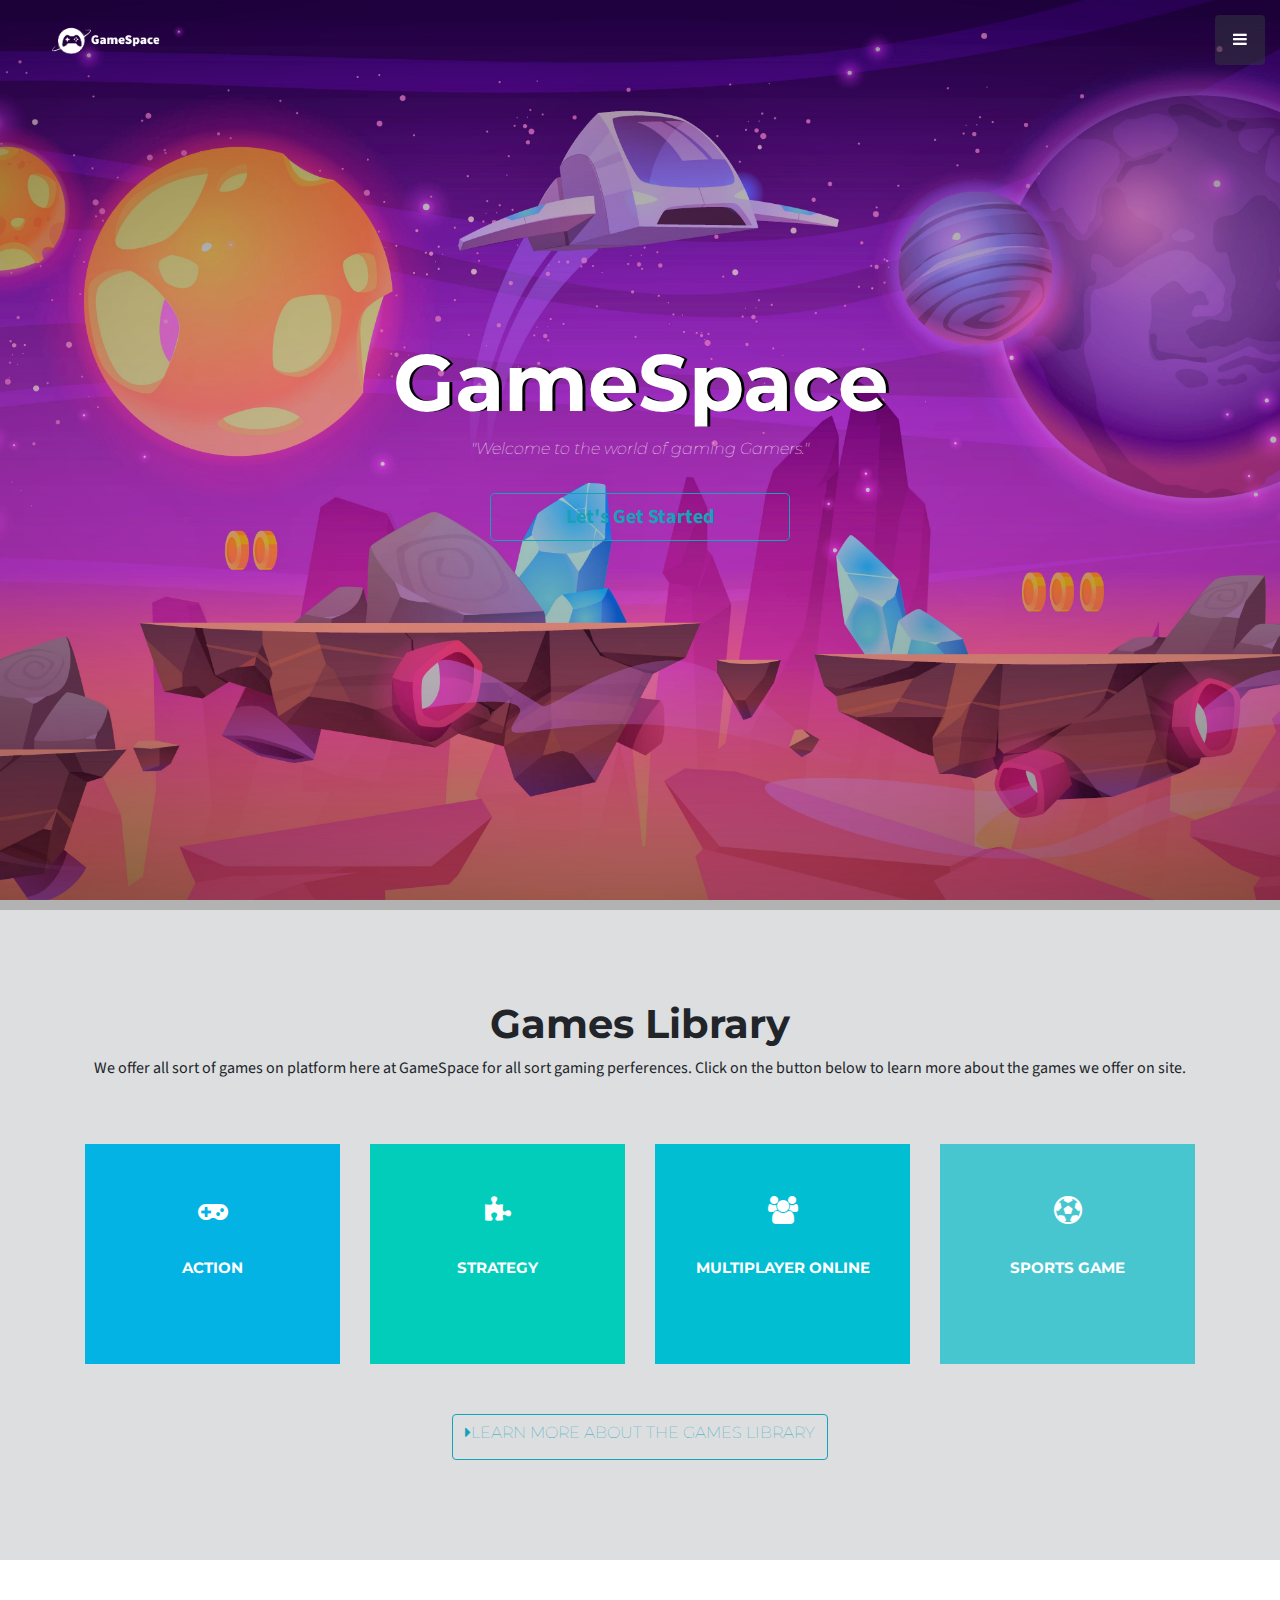
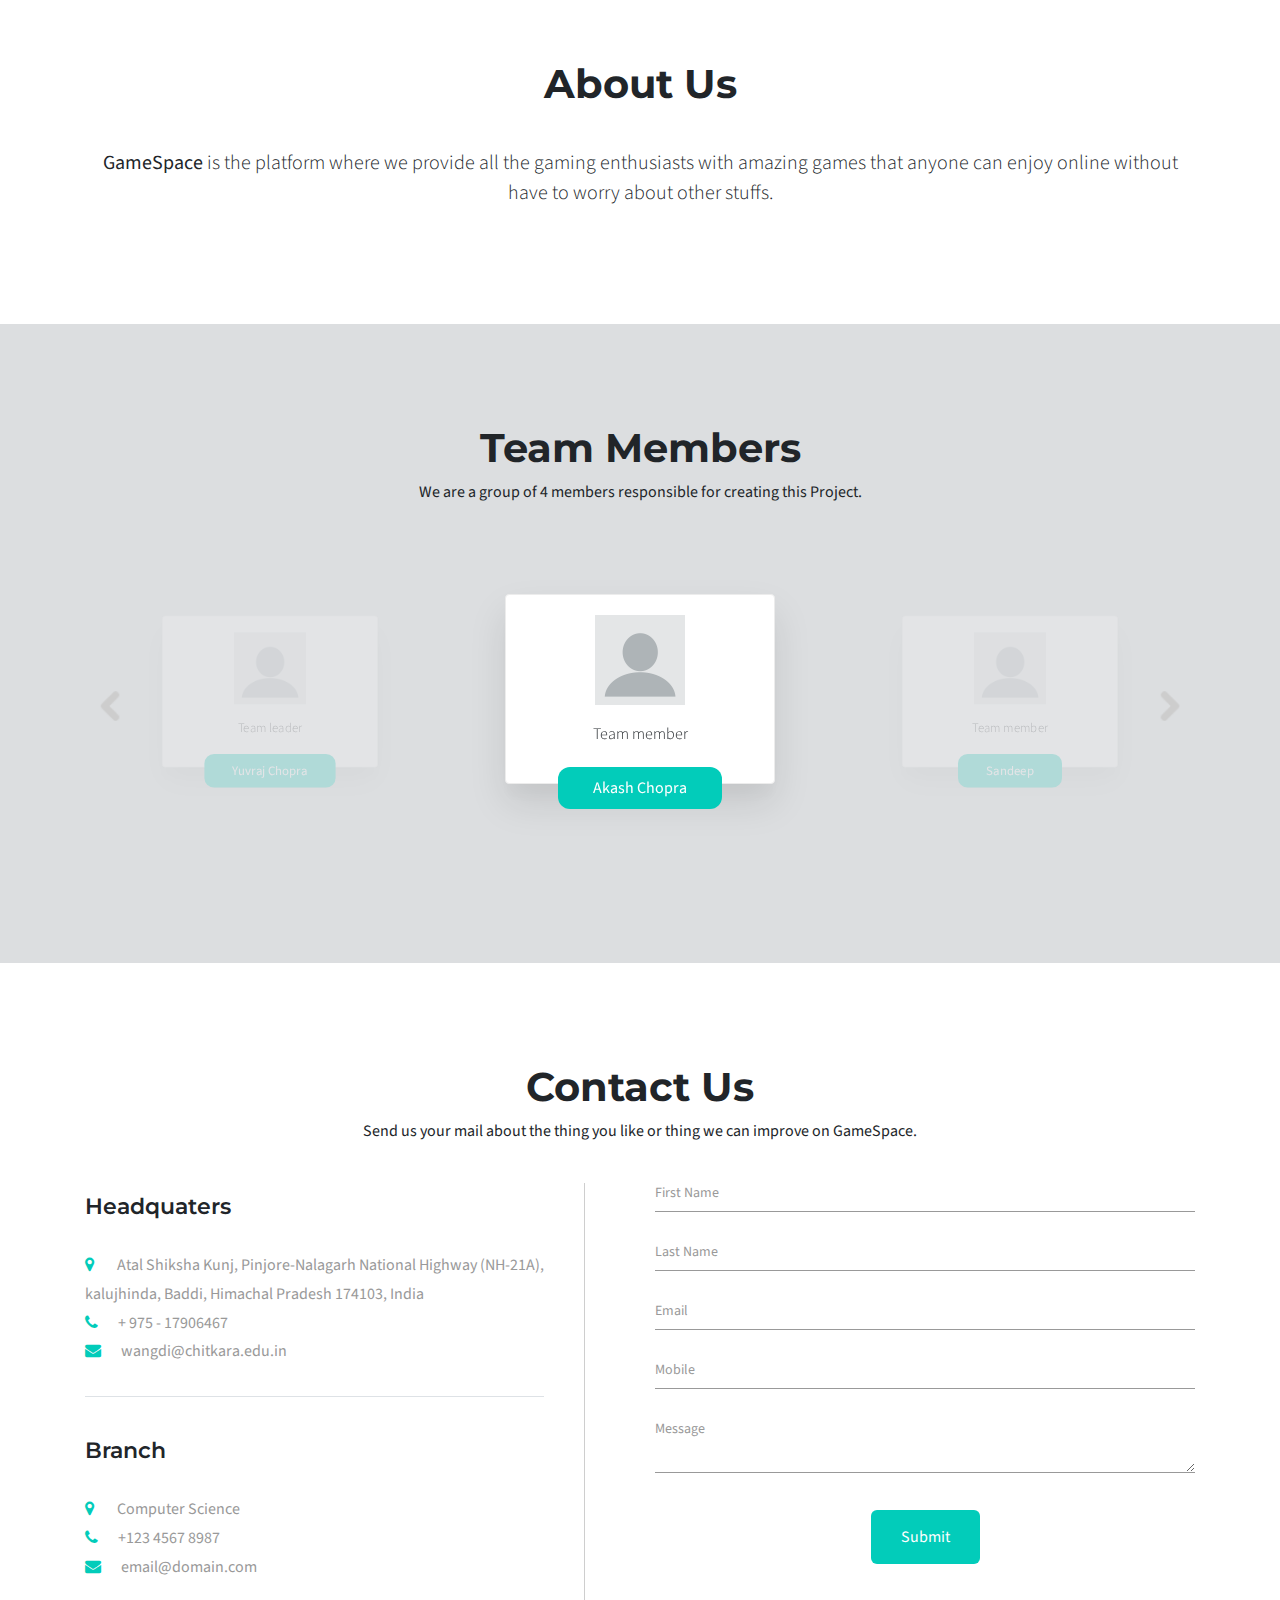
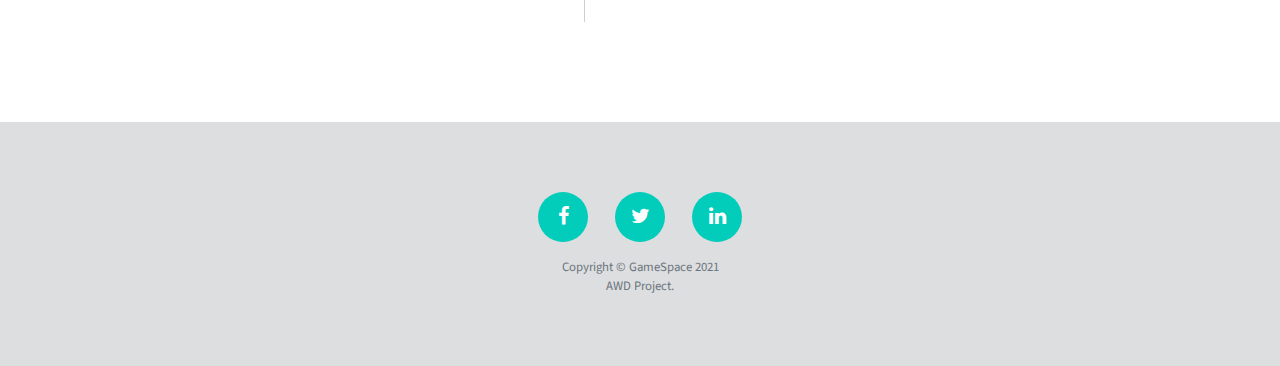
<file: index.html>
<!DOCTYPE html>
<html lang="en">
  <head>
    <meta charset="UTF-8">
    <meta name="viewport" content="width=device-width, initial-scale=1, shrink-to-fit=no">
    <meta name="description" content="Gaming Website">
    <meta name="author" content="">
    <link rel="icon" type="image/png" href="images/favicon-32x32.png" sizes="32x32" />
    <link rel="icon" type="image/png" href="images/favicon-16x16.png" sizes="16x16" />
    <title>GameSpace</title>
    <!--stylesheet-->
    <link href="https://fonts.googleapis.com/css?family=Montserrat:500,700&display=swap&subset=latin-ext" rel="stylesheet">
    <link href="https://fonts.googleapis.com/css?family=Open+Sans:400,400i,600&display=swap&subset=latin-ext" rel="stylesheet">
    <link href="https://fonts.googleapis.com/css?family=Source+Sans+Pro:400,700,900" rel="stylesheet">
    <link href="https://maxcdn.bootstrapcdn.com/font-awesome/4.7.0/css/font-awesome.min.css" rel="stylesheet" type="text/css">
    <link href="styles/styles.css" rel="stylesheet" type="text/css">
    <link href="styles/custom-responsive-styles.css" rel="stylesheet" type="text/css">
    <!--scripts-->
    <script type="text/javascript" src="scripts/jquery-3.2.1.min.js"></script>
    <script type="text/javascript" src="scripts/all-plugins.js"></script>
    <script type="text/javascript" src="scripts/plugins-activate.js"></script>
  </head>
  <body id="page-top">
      <!-- Navigation Bar -->
      <div class="logo">
        <a class="navbar-brand logo-image" href="index.html"><img src="images/logo.png" alt="alternative" ></a>
      </div>
      <a class="menu-toggle rounded" href="#">
        <i class="fa fa-bars"></i>
      </a>
      <nav id="sidebar-wrapper">
        <ul class="sidebar-nav">
          <li class="sidebar-brand">
            <a class="smooth-scroll" href="#Header"></a>
          </li>
          <li class="sidebar-nav-item">
            <a class="smooth-scroll" href="#page-top">Home</a>
          </li>
          <li class="sidebar-nav-item">
            <a class="smooth-scroll" href="#Services">Games Library</a>
          </li>
          <li class="sidebar-nav-item">
            <a class="smooth-scroll" href="#About">About Us</a>
          </li>
          <li class="sidebar-nav-item">
            <a class="smooth-scroll" href="#Testimonials">Team Member</a>
          </li>
          <li class="sidebar-nav-item">
            <a class="smooth-scroll" href="#Contact">Contact Us</a>
          </li>
        </ul>
      </nav>
      <!-- Header Starts -->
      <section id="Banner" class="content-section">
        <div class="container content-wrap text-center">
          <h1>GameSpace</h1>
          <h5>
          <em>"Welcome to the world of gaming Gamers."</em>
          </h5>
          <br>
          <a class="btn btn-lg btn-outline-info" href="letsgetstarted.html"> <b>Let's Get Started</b> </a>
        </div>
        <div class="overlay"></div>
      </section>
      <!-- Header Ends -->
      <!-- GAME LIBRARY SECTION --> <!-- WE USED BOOTSTRAP SERVICES FOR THE LOOK -->
      <section id="Services" class="content-section text-center">
        <div class="container">
          <div class="block-heading">
            <h2>Games Library</h2>
            <p>We offer all sort of games on platform here at GameSpace for all sort gaming perferences. Click on the button below to learn more about the games we offer on site. <br><br></p>
          </div>
          <div class="row">
            <div class="col-md-3 col-sm-6">
              <div class="service-box">
                <div class="service-icon yellow">
                  <div class="front-content">
                    <i class="fa fa-gamepad"></i>
                    <h3>Action</h3>
                  </div>
                </div>
                <div class="service-content">
                  <h3>Action</h3>
                  <p>Action games emphasize physical challenges that require hand-eye coordination and motor skill to overcome. </p>
                </div>
              </div>
            </div>
            <div class="col-md-3 col-sm-6">
              <div class="service-box">
                <div class="service-icon orange">
                  <div class="front-content">
                    <i class="fa fa-puzzle-piece"></i>
                    <h3>Strategy</h3>
                  </div>
                </div>
                <div class="service-content">
                  <h3>Strategy</h3>
                  <p>Strategy video games focus on gameplay requiring careful and skillful thinking and planning in order to achieve victory and the action scales from world domination to squad-based tactics.</p>
                </div>
              </div>
            </div>
            <div class="col-md-3 col-sm-6">
              <div class="service-box ">
                <div class="service-icon red">
                  <div class="front-content">
                    <i class="fa fa-users" aria-hidden="true"></i>
                    <h3>Multiplayer online</h3>
                  </div>
                </div>
                <div class="service-content">
                  <h3>Multiplayer online</h3>
                  <p>Multiplayer online battle arena (MOBA) is a genre of strategy video games in which each player controls a single character with a set of unique abilities that improve over the course of a game and which contribute to the team's overall strategy.</p>
                </div>
              </div>
            </div>
            <div class="col-md-3 col-sm-6">
              <div class="service-box">
                <div class="service-icon grey">
                  <div class="front-content">
                    <i class="fa fa-futbol-o"></i>
                    <h3>Sports game</h3>
                  </div>
                </div>
                <div class="service-content">
                  <h3>Sports game</h3>
                  <p>Sports games emulate the playing of traditional physical sports.</p>
                </div>
              </div>
            </div>
          </div>
          <p><br></p>
          <a href="gamelib.html">
            <button type="button" class="btn btn-outline-info"><h5><i class="fa fa-caret-right"></i>LEARN MORE ABOUT THE GAMES LIBRARY</h5></button>
          </a>
        </div>
      </section>
      <!--END OF GAME LIBRARY SECTION -->
      <!-- About Us Starts -->
      <section id="About" class="content-section">
        <div class="container text-center">
          <div class="row">
            <div class="col-lg-12">
              <div class="block-heading">
                <h2>About Us</h2>
              </div>
              <p class="lead"> <b> GameSpace </b> is the platform where we provide all the gaming enthusiasts with amazing games that anyone can enjoy online without have to worry about other stuffs.</p>
            </div>
          </div>
        </div>
      </section>
      <!-- About Us Starts -->
      <!-- TEAM MEMBERS --> <!-- WE USED THE BOOTSTRAP TESTIMONIALS TO CREATE THIS SECTION OF THE PAGE AS IT LOOKS GOOD -->
      <section id="Testimonials" class="content-section">
        <div class="container">
          <div class="row">
            <div class="col-sm-12">
              <div class="block-heading">
                <h2>Team Members</h2>
                <p>We are a group of 4 members responsible for creating this Project.</p>
              </div>
              <div id="customers-testimonials" class="owl-carousel">
                <div class="item">
                  <div class="shadow-effect">
                    <img class="img-circle" src="images/member.png" alt="">
                    <p>Team member</p>
                  </div>
                  <div class="testimonial-name">Akash Chopra</div>
                </div>
                <div class="item">
                  <div class="shadow-effect">
                    <img class="img-circle" src="images/member.png" alt="">
                    <p>Team member</p>
                  </div>
                  <div class="testimonial-name">Sandeep</div>
                </div>
                <div class="item">
                  <div class="shadow-effect">
                    <img class="img-circle" src="images/member.png" alt="">
                    <p>Team member</p>
                  </div>
                  <div class="testimonial-name">Vishal Agarwal</div>
                </div>
                <div class="item">
                  <div class="shadow-effect">
                    <img class="img-circle" src="images/member.png" alt="">
                    <p>Team leader</p>
                  </div>
                  <div class="testimonial-name">Yuvraj Chopra</div>
                </div>
              </div>
            </div>
          </div>
        </div>
      </div>
    </section>
    <!-- END OF TEAM MEMBERS SECTION -->
    <!--CONTACT US SECTION OF THE PAGE -->
    <section id="Contact" class="content-section">
      <div class="container">
        <div class="block-heading">
          <h2>Contact Us</h2>
          <p>Send us your mail about the thing you like or thing we can improve on GameSpace.</p>
        </div>
        <div class="row">
          <div class="col-sm-12 col-md-6 col-lg-6">
            <div class="contact-wrapper">
              <div class="address-block border-bottom">
                <h3 class="add-title">Headquaters</h3>
                <div class="c-detail">
                  <span class="c-icon"><i class="fa fa-map-marker" aria-hidden="true"></i></span><span class="c-info">&nbsp;Atal Shiksha Kunj, Pinjore-Nalagarh National Highway (NH-21A), kalujhinda, Baddi, Himachal Pradesh 174103, India</span>
                </div>
                <div class="c-detail">
                  <span class="c-icon"><i class="fa fa-phone" aria-hidden="true"></i></span><span class="c-info">+ 975 - 17906467</span>
                </div>
                <div class="c-detail">
                  <span class="c-icon"><i class="fa fa-envelope" aria-hidden="true"></i></span><span class="c-info">wangdi@chitkara.edu.in</span>
                </div>
              </div>
              <div class="address-block">
                <h3 class="add-title">Branch</h3>
                <div class="c-detail">
                  <span class="c-icon"><i class="fa fa-map-marker" aria-hidden="true"></i></span><span class="c-info">&nbsp;Computer Science</span>
                </div>
                <div class="c-detail">
                  <span class="c-icon"><i class="fa fa-phone" aria-hidden="true"></i></span><span class="c-info">+123 4567 8987</span>
                </div>
                <div class="c-detail">
                  <span class="c-icon"><i class="fa fa-envelope" aria-hidden="true"></i></span><span class="c-info">email@domain.com</span>
                </div>
              </div>
            </div>
          </div>
          <!--FORM FOR CONTACTING-->
          <div class="col-sm-12 col-md-6 col-lg-6">
            <div class="form-wrap">
              <form action="javascript:void(0)" method="post">
                <div class="fname floating-label">
                  <input type="text" class="floating-input" name="full name" />
                  <label for="title">First Name</label>
                </div>
                <div class="fname floating-label">
                  <input type="text" class="floating-input" name="full name" />
                  <label for="title">Last Name</label>
                </div>
                <div class="email floating-label">
                  <input type="email" class="floating-input" name="email" />
                  <label for="email">Email</label>
                </div>
                <div class="contact floating-label">
                  <input type="tel" class="floating-input" name="contact" />
                  <label for="email">Mobile</label>
                </div>
                <div class="company floating-label">
                  <textarea type="text" class="floating-input" name="company" /></textarea>
                  <label for="email">Message</label>
                </div>
                <div class="submit-btn">
                  <button type="submit">Submit</button>
                </div>
              </form>
            </div>
          </div>
        </div>
      </div>
    </section>
    <!-- Footer Section Of the Page -->
    <footer class="footer text-center">
      <div class="container">
        <ul class="list-inline">
          <li class="list-inline-item">
            <a class="social-link rounded-circle text-white mr-3" href="javascript:void(0)">
              <i class="fa fa-facebook" aria-hidden="true"></i>
            </a>
          </li>
          <li class="list-inline-item">
            <a class="social-link rounded-circle text-white mr-3" href="javascript:void(0)">
              <i class="fa fa-twitter" aria-hidden="true"></i>
            </a>
          </li>
          <li class="list-inline-item">
            <a class="social-link rounded-circle text-white" href="javascript:void(0)">
              <i class="fa fa-linkedin" aria-hidden="true"></i>
            </a>
          </li>
        </ul>
        <p class="text-muted small mb-0">Copyright © GameSpace 2021</p>
        <p class="text-muted small mb-0">AWD Project.</p>
      </div>
    </footer>
</body>
</html>
</file>
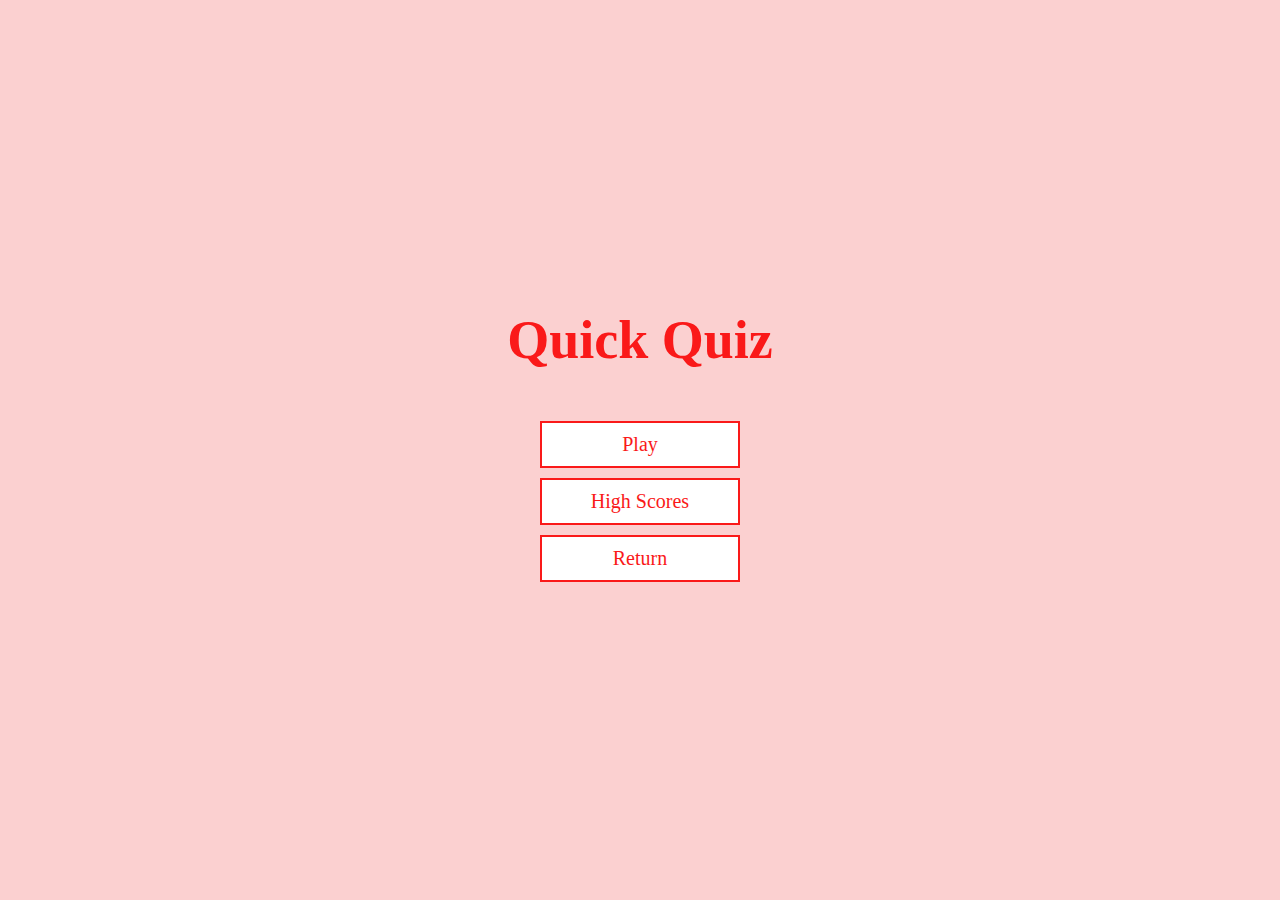
<file: games/Quiz/Index.html>
<!DOCTYPE html>
<html lang="en">
  <head>
    <meta charset="UTF-8" />
    <meta http-equiv="X-UA-Compatible" content="IE=edge" />
    <meta name="viewport" content="width=device-width, initial-scale=1.0" />
    <title>Quick Quiz</title>
    <link rel="stylesheet" href="app.css" />
  </head>
  <body>
    <div class="container">
      <div id="home" class="flex-center flex-column">
        <h1>Quick Quiz</h1>
        <a class="btn" href="game.html">Play</a>
        <a class="btn" href="highscores.html">High Scores</a>
        <a class="btn" href="#">Return</a>
      </div>
    </div>
  </body>
</html>
</file>
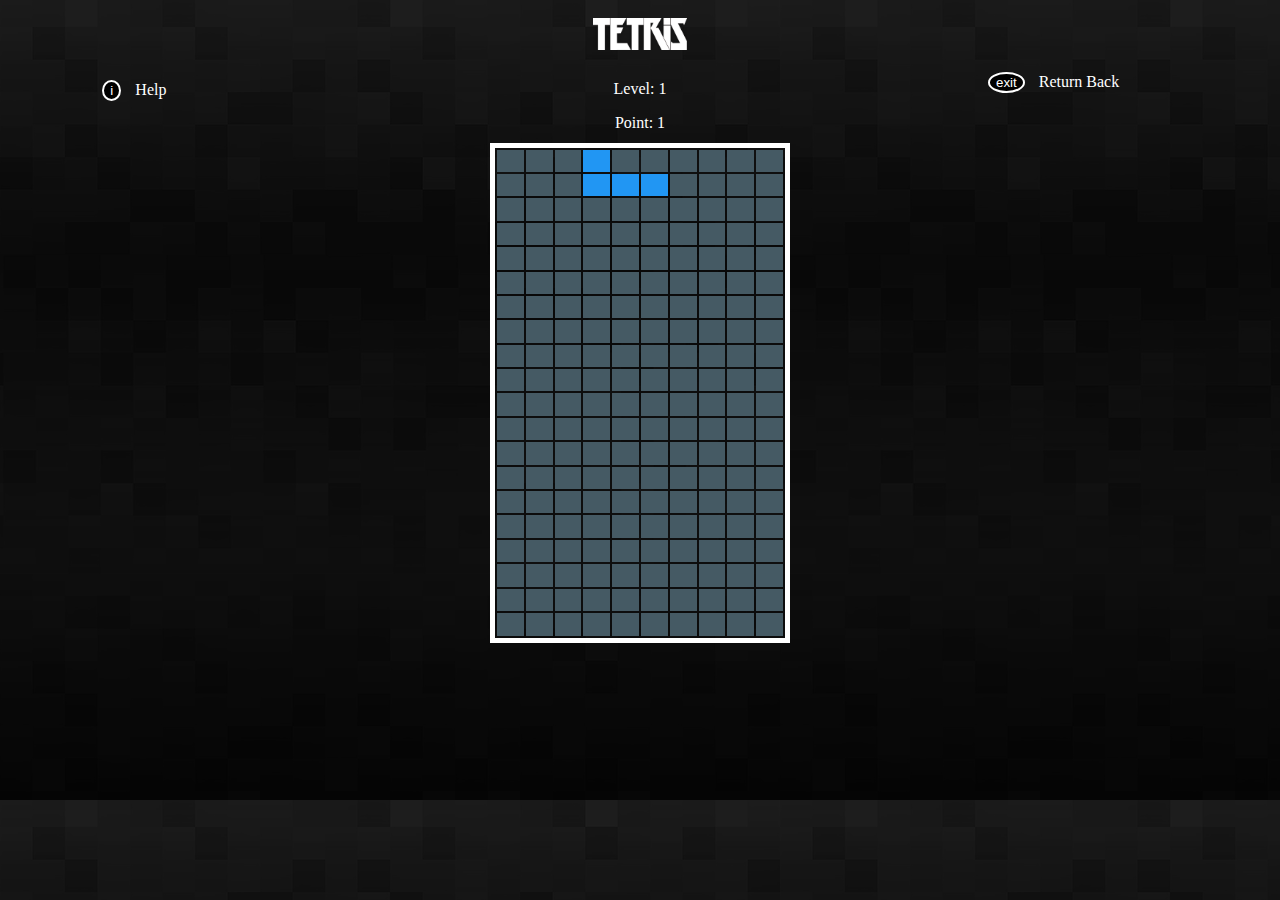
<file: games/tetris/index.html>
<!DOCTYPE html>
<html>
	<head>
		<meta charset="utf-8">
		<title></title>
		<link rel="stylesheet" href="./css/style.css">
	</head>
	<body style="background-image: url('Images/background1.png');">
		<center><img src="Images/tetris-logo.png" id="TETRIS"></center>
		<div class="container" id="text">
		<p id="bt"><button onclick="showkeyinfo()" >i</button> Help <p>
		<p id="keyInfo"> Move: ← left | right→<br>Fall: ↓<br>Rotate: ↑<br>Pause/Resume: spacebar </p>

		</div>
		<div class="container" id="tetris">
			<p id="level">Level: 1</p>
			<p id="point">Score: 0</p>
			<p id="information"><br></p>
			<div id="error"><center> <span><pre></pre><h1>GAME OVER!<h1> <pre></pre><br><h4> press f5 to continue</h4><span></center></div>
			<p style="text-align: right; margin-top: -110px; margin-right: -100px;" > <button onClick="javascript:window.close()"> exit </button> Return Back </p>
			<table>
				<tr> <td></td><td></td><td></td><td></td><td></td><td></td><td></td><td></td><td></td><td></td> </tr>
				<tr> <td></td><td></td><td></td><td></td><td></td><td></td><td></td><td></td><td></td><td></td> </tr>
				<tr> <td></td><td></td><td></td><td></td><td></td><td></td><td></td><td></td><td></td><td></td> </tr>
				<tr> <td></td><td></td><td></td><td></td><td></td><td></td><td></td><td></td><td></td><td></td> </tr>
				<tr> <td></td><td></td><td></td><td></td><td></td><td></td><td></td><td></td><td></td><td></td> </tr>
				<tr> <td></td><td></td><td></td><td></td><td></td><td></td><td></td><td></td><td></td><td></td> </tr>
				<tr> <td></td><td></td><td></td><td></td><td></td><td></td><td></td><td></td><td></td><td></td> </tr>
				<tr> <td></td><td></td><td></td><td></td><td></td><td></td><td></td><td></td><td></td><td></td> </tr>
				<tr> <td></td><td></td><td></td><td></td><td></td><td></td><td></td><td></td><td></td><td></td> </tr>
				<tr> <td></td><td></td><td></td><td></td><td></td><td></td><td></td><td></td><td></td><td></td> </tr>
				<tr> <td></td><td></td><td></td><td></td><td></td><td></td><td></td><td></td><td></td><td></td> </tr>
				<tr> <td></td><td></td><td></td><td></td><td></td><td></td><td></td><td></td><td></td><td></td> </tr>
				<tr> <td></td><td></td><td></td><td></td><td></td><td></td><td></td><td></td><td></td><td></td> </tr>
				<tr> <td></td><td></td><td></td><td></td><td></td><td></td><td></td><td></td><td></td><td></td> </tr>
				<tr> <td></td><td></td><td></td><td></td><td></td><td></td><td></td><td></td><td></td><td></td> </tr>
				<tr> <td></td><td></td><td></td><td></td><td></td><td></td><td></td><td></td><td></td><td></td> </tr>
				<tr> <td></td><td></td><td></td><td></td><td></td><td></td><td></td><td></td><td></td><td></td> </tr>
				<tr> <td></td><td></td><td></td><td></td><td></td><td></td><td></td><td></td><td></td><td></td> </tr>
				<tr> <td></td><td></td><td></td><td></td><td></td><td></td><td></td><td></td><td></td><td></td> </tr>
				<tr> <td></td><td></td><td></td><td></td><td></td><td></td><td></td><td></td><td></td><td></td> </tr>
			</table>
		</div>
		<script src="./js/main.js"></script>
	</body>
</html>
</file>
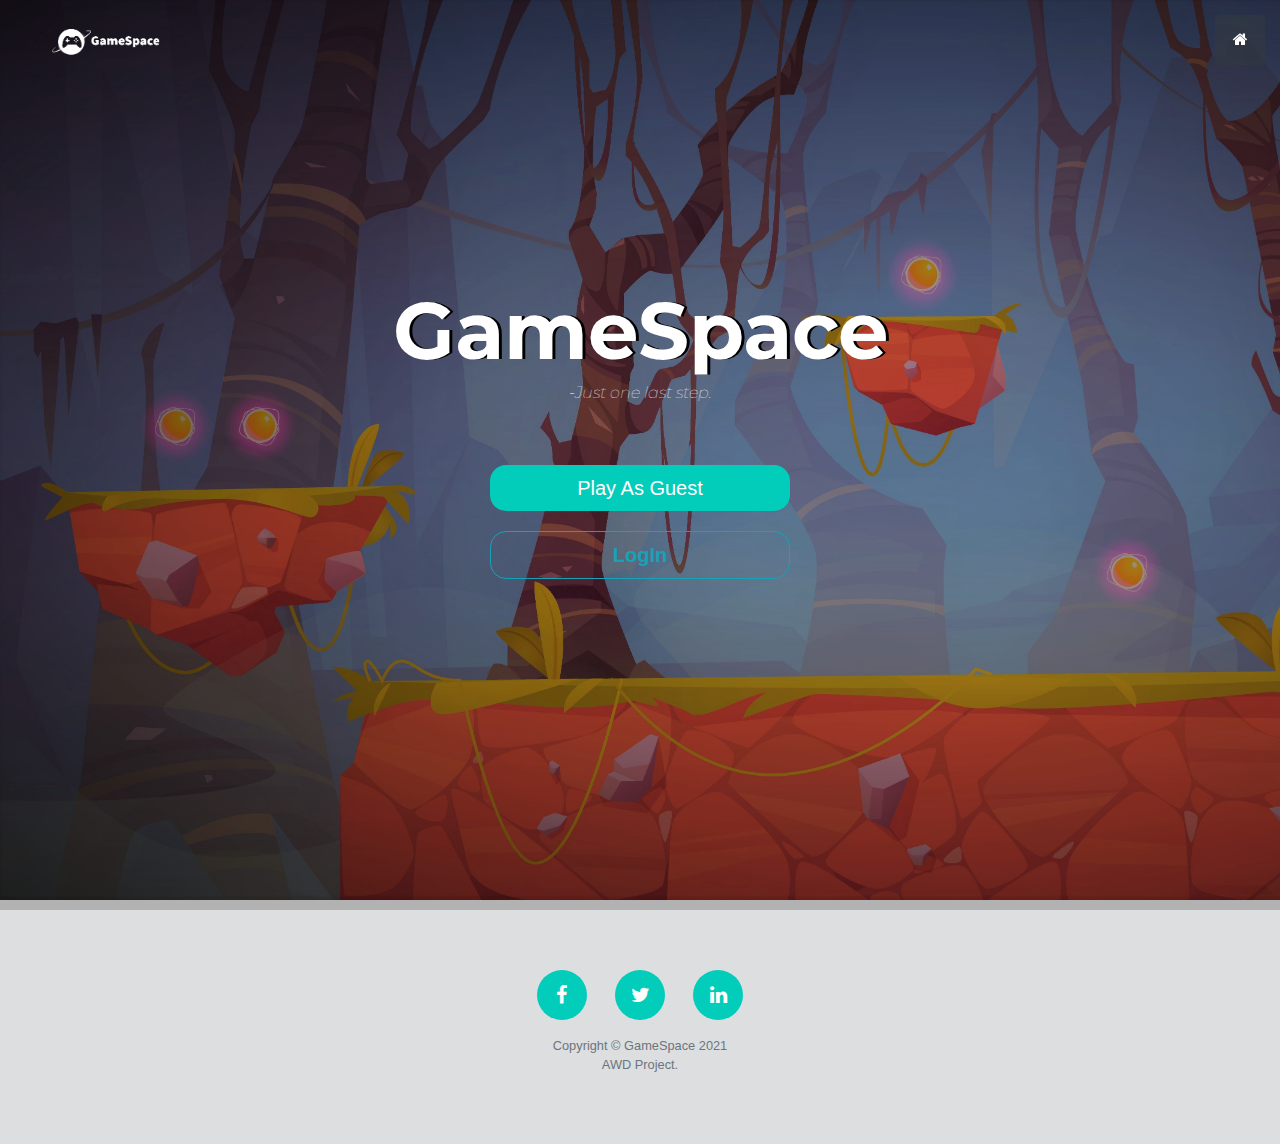
<file: letsgetstarted.html>
<!DOCTYPE html>
<html lang="en">

<head>
  <meta charset="UTF-8">
  <meta name="viewport" content="width=device-width, initial-scale=1, shrink-to-fit=no">
  <meta name="description" content="Gaming Website - Lets get started">
  <meta name="author" content="">
  <link rel="icon" type="image/png" href="images/favicon-32x32.png" sizes="32x32" />
  <link rel="icon" type="image/png" href="images/favicon-16x16.png" sizes="16x16" />
  <title>GameSpace - Let's get started</title>
  <!--stylesheet-->
  <link href="https://fonts.googleapis.com/css?family=Montserrat:500,700&display=swap&subset=latin-ext" rel="stylesheet">
  <link href="https://fonts.googleapis.com/css?family=Source+Sans+Pro:400,700,900" rel="stylesheet">
  <link href="https://maxcdn.bootstrapcdn.com/font-awesome/4.7.0/css/font-awesome.min.css" rel="stylesheet" type="text/css">
  <link href="styles/startedstyles.css" rel="stylesheet" type="text/css">
  <link href="styles/custom-responsive-styles.css" rel="stylesheet" type="text/css"> <!--used same css file as the landing page-->
  <!--scripts-->
  <script type="text/javascript" src="scripts/jquery-3.2.1.min.js"></script>
</head>

<body id="page-top">

  <!-- Navigation Bar -->
  <div class="logo">
    <a class="navbar-brand logo-image" href="index.html"><img src="images/logo.png" alt="alternative" ></a>
  </div>
  <a class="menu-toggle rounded" href="index.html">
    <i class="fa fa-home"></i>
  </a>

  <!-- Header Starts -->
  <section id="Banner" class="content-section">
    <div class="container content-wrap text-center">
      <h1>GameSpace</h1>
      <h5>
          <em>-Just one last step.</em>
      </h5>
      <a class="btn btn-lg btn-info" href="GAMES.html"> Play As Guest </a> <br>
      <a class="btn btn-lg btn-outline-info" href="login.html"> <b>LogIn</b> </a>
    </div>
    <div class="overlay"></div>
  </section>
  <!-- Header Ends -->


<!-- Footer Section Of the Page -->
  <footer class="footer text-center">
    <div class="container">
      <ul class="list-inline">
        <li class="list-inline-item">
          <a class="social-link rounded-circle text-white mr-3" href="javascript:void(0)">
              <i class="fa fa-facebook" aria-hidden="true"></i>
            </a>
        </li>
        <li class="list-inline-item">
          <a class="social-link rounded-circle text-white mr-3" href="javascript:void(0)">
              <i class="fa fa-twitter" aria-hidden="true"></i>
            </a>
        </li>
        <li class="list-inline-item">
          <a class="social-link rounded-circle text-white" href="javascript:void(0)">
              <i class="fa fa-linkedin" aria-hidden="true"></i>
            </a>
        </li>
      </ul>
      <p class="text-muted small mb-0">Copyright © GameSpace 2021</p>
      <p class="text-muted small mb-0">AWD Project.</p>
    </div>
  </footer>
</body>

</html>
</file>
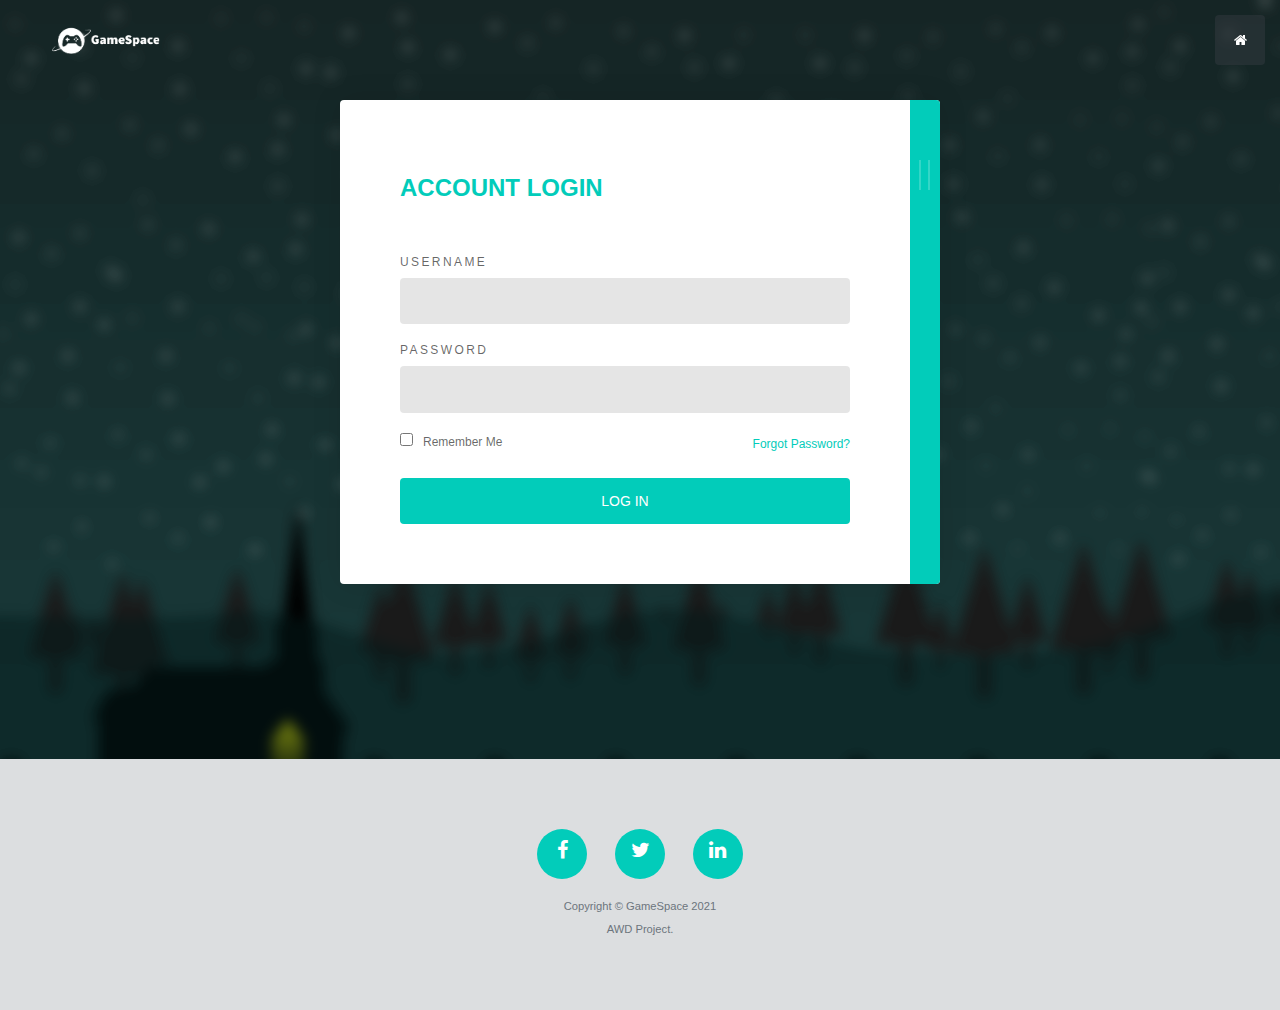
<file: login.html>
<!DOCTYPE html>
<html lang="en">

<head>
  <meta charset="UTF-8">
  <meta name="viewport" content="width=device-width, initial-scale=1, shrink-to-fit=no">
  <meta name="description" content="Gaming Website">
  <meta name="author" content="">
  <link rel="icon" type="image/png" href="images/favicon-32x32.png" sizes="32x32" />
  <link rel="icon" type="image/png" href="images/favicon-16x16.png" sizes="16x16" />
  <title>GameSpace - LogIn</title>
  <link href="https://maxcdn.bootstrapcdn.com/font-awesome/4.7.0/css/font-awesome.min.css" rel="stylesheet" type="text/css">
  <link href="styles/loginstyles.css" rel="stylesheet" type="text/css">

  <!--scripts-->
  <script type="text/javascript" src="scripts/jquery-3.2.1.min.js"></script>
  <script type="text/javascript" src="scripts/login.js"></script>
</head>

<body id="page-top">

  <!-- Navigation Bar -->
  <div class="logo">
    <a class="navbar-brand logo-image" href="index.html"><img src="images/logo.png" alt="alternative" ></a>
  </div>
  <a class="menu-toggle rounded" href="index.html">
    <i class="fa fa-home"></i>
  </a>


<!-- Form-->
<div class="form">
  <div class="form-toggle"></div>
  <div class="form-panel one">
    <div class="form-header">
      <h1>Account Login</h1>
    </div>
    <div class="form-content">
      <form>
        <div class="form-group">
          <label for="username">Username</label>
          <input type="text" id="username" name="username" required="required"/>
        </div>
        <div class="form-group">
          <label for="password">Password</label>
          <input type="password" id="password" name="password" required="required"/>
        </div>
        <div class="form-group">
          <label class="form-remember">
            <input type="checkbox"/>Remember Me
          </label><a class="form-recovery" href="#">Forgot Password?</a>
        </div>
        <div class="form-group">
          <button type="submit">Log In</button>
        </div>
      </form>
    </div>
  </div>
  <div class="form-panel two">
    <div class="form-header">
      <h1>Register Account</h1>
    </div>
    <div class="form-content">
      <form>
        <div class="form-group">
          <label for="username">Username</label>
          <input type="text" id="username" name="username" required="required"/>
        </div>
        <div class="form-group">
          <label for="password">Password</label>
          <input type="password" id="password" name="password" required="required"/>
        </div>
        <div class="form-group">
          <label for="cpassword">Confirm Password</label>
          <input type="password" id="cpassword" name="cpassword" required="required"/>
        </div>
        <div class="form-group">
          <label for="email">Email Address</label>
          <input type="email" id="email" name="email" required="required"/>
        </div>
        <div class="form-group">
          <button type="submit">Register</button>
        </div>
      </form>
    </div>
  </div>
</div>

<!-- Footer Section Of the Page -->
  <footer class="footer text-center">
    <div class="container">
      <ul class="list-inline">
        <li class="list-inline-item">
          <a class="social-link rounded-circle text-white mr-3" href="javascript:void(0)">
              <i class="fa fa-facebook" aria-hidden="true"></i>
            </a>
        </li>
        <li class="list-inline-item">
          <a class="social-link rounded-circle text-white mr-3" href="javascript:void(0)">
              <i class="fa fa-twitter" aria-hidden="true"></i>
            </a>
        </li>
        <li class="list-inline-item">
          <a class="social-link rounded-circle text-white" href="javascript:void(0)">
              <i class="fa fa-linkedin" aria-hidden="true"></i>
            </a>
        </li>
      </ul>
      <p class="text-muted small mb-0">Copyright © GameSpace 2021</p>
      <p class="text-muted small mb-0">AWD Project.</p>
    </div>
  </footer>
</body>

</html>
</file>
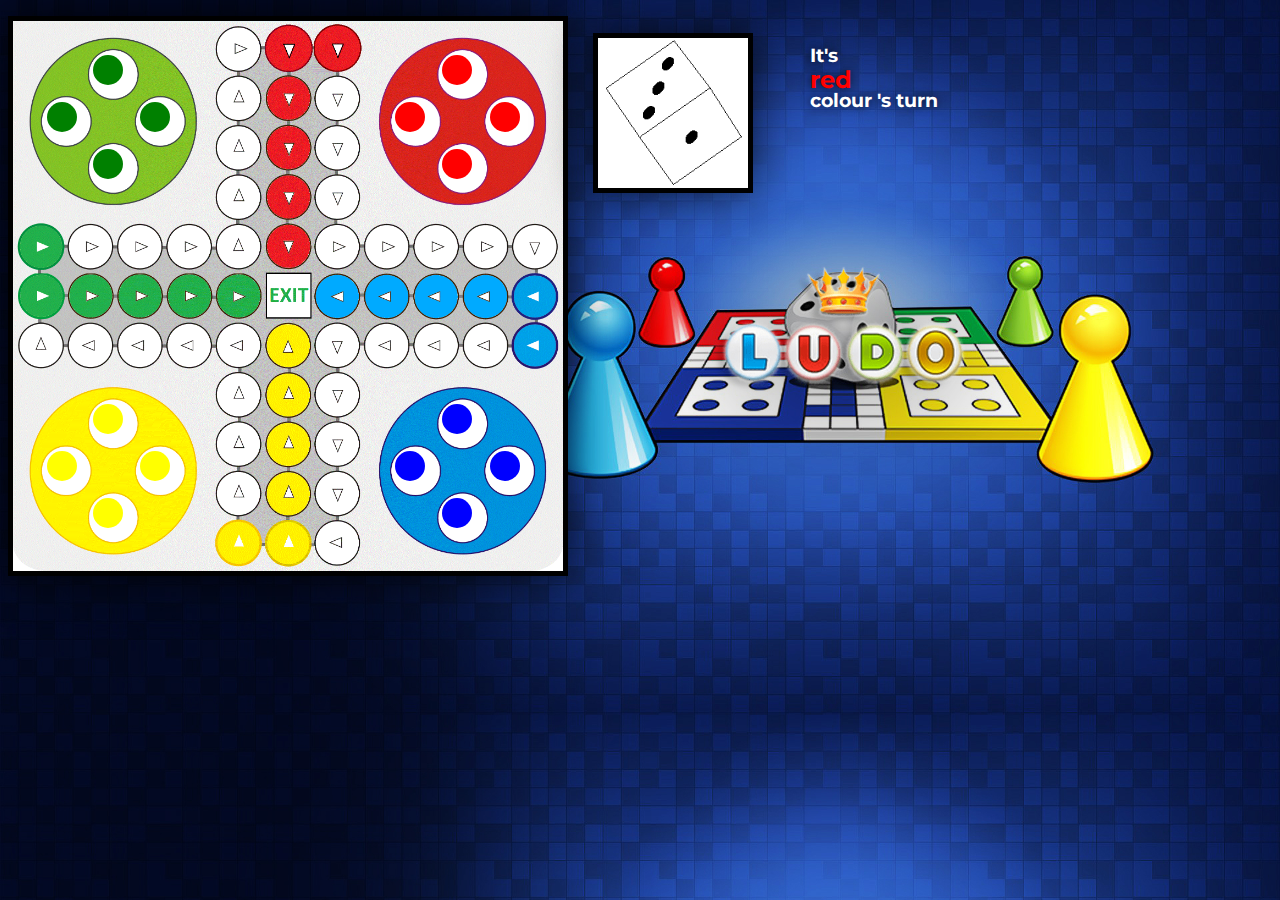
<file: games/ludo/Ludo-game.html>
﻿<!DOCTYPE html>
<html>
    <head>
        <link href="https://fonts.googleapis.com/css?family=Montserrat:500,700&display=swap&subset=latin-ext" rel="stylesheet">
        <body style="background-color:white;"></body>   <!--Background colour-->
        <title></title>
        <style>
        body{
        background-image: url('bg.jpg');
        background-size: cover;
        font-family: Montserrat;
        }
        #main{
        width:1000px;
        float:left;
        }
        .pawns{
        width:30px;
        height:30px;
        border-radius:20px;
        position:absolute;
        }
        #board{
        background:url(Images/board.gif) no-repeat;
        background-size:cover;
        width:550px;
        height:550px;
        float:left;
        margin-top:8px;
        border: 5px solid black;
        box-shadow: -1px -1px 43px 0px rgba(0,0,0,0.75);
        }
        #uselesstext1{
        float:left;
        padding-left:10px;
        padding-right:10px;
        }
        #dice {
        border: 5px solid black;
        box-shadow: -1px -1px 43px 0px rgba(0,0,0,0.75);
        }
        footer{
        font-size:larger;
        color:darkred;
        }
        #uselesstext1 {
        position: absolute;
        color: white;
        top: 25px;
        left: 800px;
        text-shadow: -1px 0px 8px rgba(0,0,0,0.78);
        }
        #player{
        position: absolute;
        top: 45px;
        left: 810px;
        text-shadow: -1px 0px 8px rgba(0,0,0,0.78);
        }
        #uselesstext2 {
        position: absolute;
        color: white;
        top: 70px;
        left: 810px;
        text-shadow: -1px 0px 8px rgba(0,0,0,0.78);
        }
        #badtext{ position: absolute;
        color: white;
        top: 120px;
        left: 810px;
        text-shadow: -1px 0px 8px rgba(0,0,0,0.78);
        }
        </style>
        <script src="Ludo-game.js"></script>
    </head>
    <body>
        <div id="main">
        	<audio id="diceSound">
                <source src="dice.mp3" type="audio/mpeg">
            </audio>
            <audio id="killedSound">
                <source src="killed.mp3" type="audio/mpeg">
            </audio>
            <audio id="stepSound">
                <source src="step.mp3" type="audio/mpeg">
            </audio>
            <audio id="winSound">
                <source src="win.mp3" type="audio/mpeg">
                Your browser does not support the audio element.
            </audio>
            <div id="board"></div>
            <div id="dice" onclick="randomNum(); playsound();" style="background-image:url(Images/dice.gif);background-size:contain; width:150px;height:150px; float:left; margin: 25px;"></div>
            <!-- red pawns  start top 28 left 318-->  <!--Coordinates-->
            <div class="pawns" id="redpawn1"    onclick="randomMove('red',1)"       style="background-color:red;top:149px;left:442px;"></div>
            <div class="pawns" id="redpawn2"    onclick="randomMove('red',2)"       style="background-color:red;top:102px;left:395px;"></div>
            <div class="pawns" id="redpawn3"    onclick="randomMove('red',3)"       style="background-color:red;top:55px;left:442px;"></div>
            <div class="pawns" id="redpawn4"    onclick="randomMove('red',4)"       style="background-color:red;top:102px;left:490px;"></div>
            <!-- yellow pawns  start top 523 left 218-->  <!--Coordinates-->
            <div class="pawns" id="yellowpawn1" onclick="randomMove('yellow',1)"    style="background-color:yellow;top:451px;left:47px;"></div>
            <div class="pawns" id="yellowpawn2" onclick="randomMove('yellow',2)"    style="background-color:yellow;top:451px;left:140px;"></div>
            <div class="pawns" id="yellowpawn3" onclick="randomMove('yellow',3)"    style="background-color:yellow;top:404px;left:93px;"></div>
            <div class="pawns" id="yellowpawn4" onclick="randomMove('yellow',4)"    style="background-color:yellow;top:498px;left:93px;"></div>
            <!-- green pawns  start top 227 left 22-->  <!--Coordinates-->
            <div class="pawns" id="greenpawn1"  onclick="randomMove('green',1)"     style="background-color:green;top:149px;left:93px;"></div>
            <div class="pawns" id="greenpawn2"  onclick="randomMove('green',2)"     style="background-color:green;top:102px;left:140px;"></div>
            <div class="pawns" id="greenpawn3"  onclick="randomMove('green',3)"     style="background-color:green;top:55px;left:93px;"></div>
            <div class="pawns" id="greenpawn4"  onclick="randomMove('green',4)"     style="background-color:green;top:102px;left:47px;"></div>
            <!-- blue pawns  start top 326 left 515-->  <!--Coordinates-->
            <div class="pawns" id="bluepawn1"   onclick="randomMove('blue',1)"      style="background-color:blue;top:451px;left:490px;"></div>
            <div class="pawns" id="bluepawn2"   onclick="randomMove('blue',2)"      style="background-color:blue;top:451px;left:395px;"></div>
            <div class="pawns" id="bluepawn3"   onclick="randomMove('blue',3)"      style="background-color:blue;top:404px;left:442px;"></div>
            <div class="pawns" id="bluepawn4"   onclick="randomMove('blue',4)"      style="background-color:blue;top:498px;left:442px;"></div>
            <div class="text">
                <h3 id="uselesstext1">It's </h3><h2 id="player" style="color:red">red</h3><br><br><h3 id="uselesstext2">  colour 's turn</h4>
                <h5 id="badtext" style="float:left;"></h5>
            </div>
        </div>
    </body>
</html>
</file>
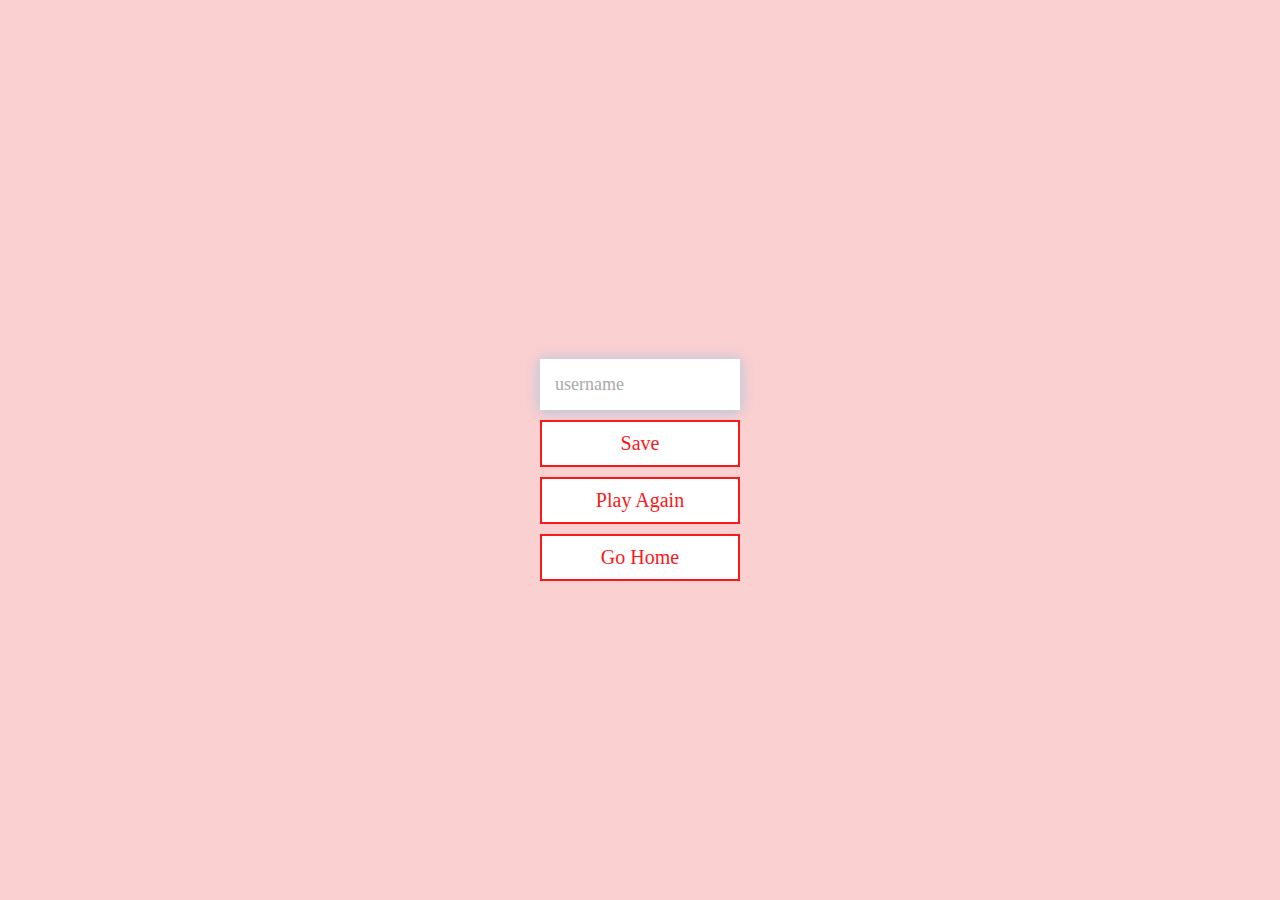
<file: games/Quiz/end.html>
<!DOCTYPE html>
<html lang="en">
  <head>
    <meta charset="UTF-8" />
    <meta name="viewport" content="width=device-width, initial-scale=1.0" />
    <meta http-equiv="X-UA-Compatible" content="ie=edge" />
    <title>Congrats!</title>
    <link rel="stylesheet" href="app.css" />
  </head>
  <body>
    <div class="container">
      <div id="end" class="flex-center flex-column">
        <h1 id="finalScore"></h1>
        <form>
          <input
            type="text"
            name="username"
            id="username"
            placeholder="username"
          />
          <button
            type="submit"
            class="btn"
            id="saveScoreBtn"
            onclick="saveHighScore(event)"
            disabled
          >
            Save
          </button>
        </form>
        <a class="btn" href="game.html">Play Again</a>
        <a class="btn" href="Index.html">Go Home</a>
      </div>
    </div>
    <script src="end.js"></script>
  </body>
</html>
</file>
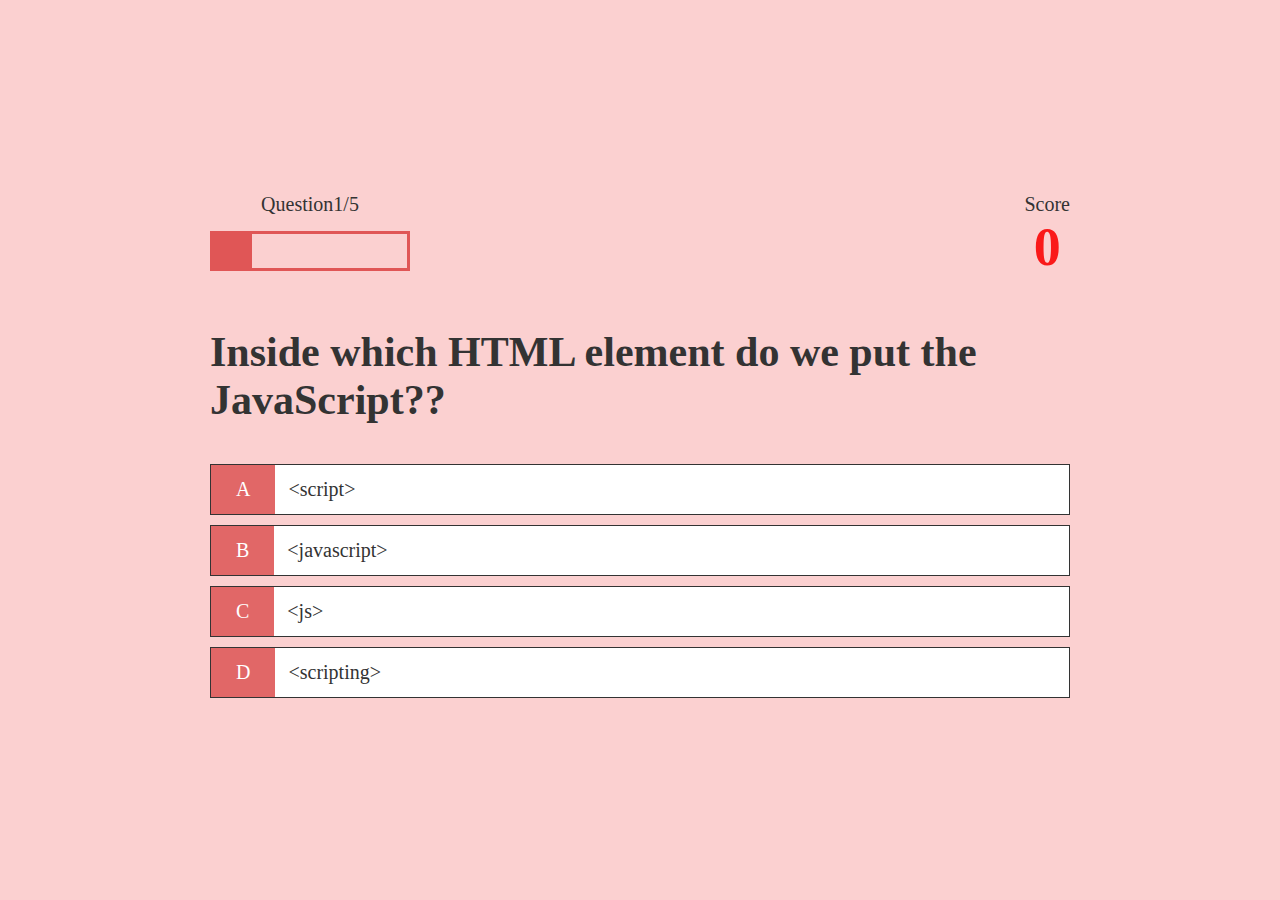
<file: games/Quiz/game.html>
<!DOCTYPE html>
<html lang="en">
  <head>
    <meta charset="UTF-8" />
    <meta http-equiv="X-UA-Compatible" content="IE=edge" />
    <meta name="viewport" content="width=device-width, initial-scale=1.0" />
    <title>Document</title>
    <link rel="stylesheet" href="app.css" />
    <link rel="stylesheet" href="game.css" />
  </head>
  <body>
    <div class="container">
      <div id="game" class="justify-center flex-column">
        <div id="hud">
          <div id="hud-item">
            <p class="hud-prefix" id="progressText">Question</p>
            <div id="progressBar">
              <div id="progressBarFull"></div>
            </div>
          </div>
          <div id="hud-item">
            <p class="hud-prefix">Score</p>
            <h1 class="hud-main-text" id="score">0</h1>
          </div>
        </div>
        <h2 id="Question">Answer this Question</h2>
        <div class="choice-container">
          <p class="prefix">A</p>
          <p class="suffix" data-number="1">Choice A</p>
        </div>
        <div class="choice-container">
          <p class="prefix">B</p>
          <p class="suffix" data-number="2">Choice B</p>
        </div>
        <div class="choice-container">
          <p class="prefix">C</p>
          <p class="suffix" data-number="3">Choice C</p>
        </div>
        <div class="choice-container">
          <p class="prefix">D</p>
          <p class="suffix" data-number="4">Choice D</p>
        </div>
      </div>
    </div>
    <script src="game.js"></script>
  </body>
</html>
</file>
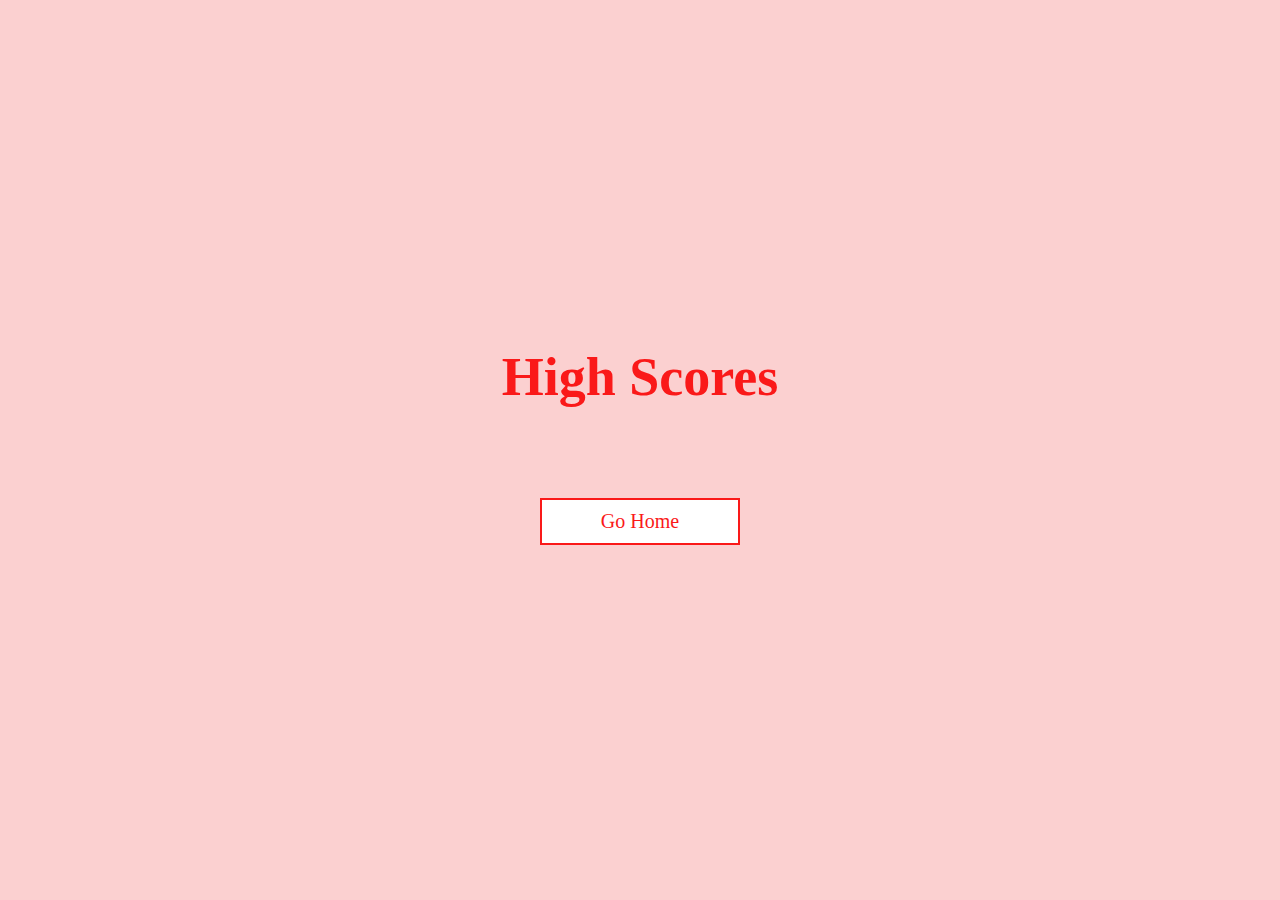
<file: games/Quiz/highscores.html>
<!DOCTYPE html>
<html lang="en">
  <head>
    <meta charset="UTF-8" />
    <meta name="viewport" content="width=device-width, initial-scale=1.0" />
    <meta http-equiv="X-UA-Compatible" content="ie=edge" />
    <title>High Scores</title>
    <link rel="stylesheet" href="app.css" />
    <link rel="stylesheet" href="highscores.css" />
  </head>
  <body>
    <div class="container">
      <div id="highScores" class="flex-center flex-column">
        <h1 id="finalScore">High Scores</h1>
        <ul id="highScoresList"></ul>
        <a class="btn" href="Index.html">Go Home</a>
      </div>
    </div>
    <script src="highscores.js"></script>
  </body>
</html>
</file>
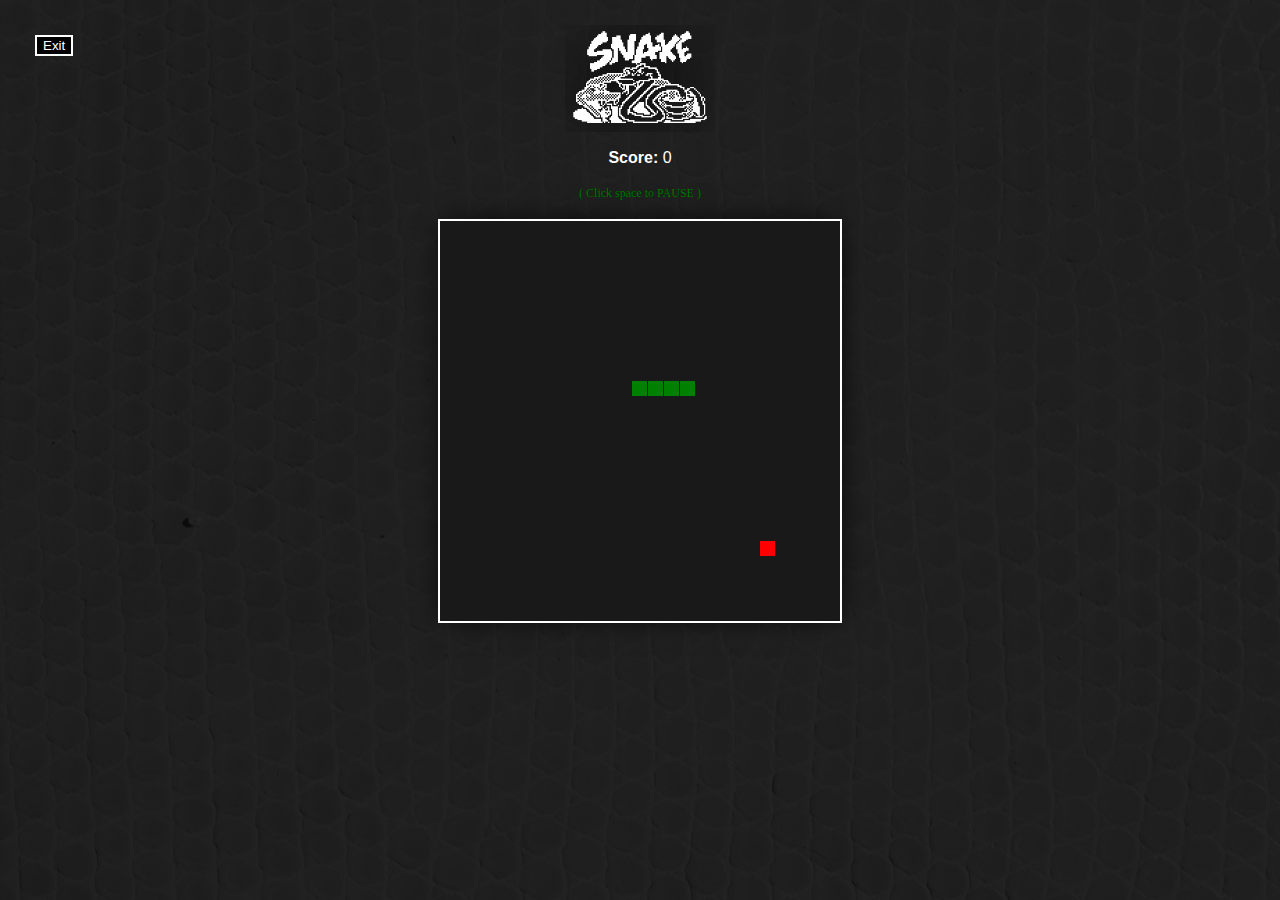
<file: games/snake/snakegame.html>
<!DOCTYPE html>
<html>
  <head>
    <title>Snake Game</title>
    <style>

    html, body {
    height: 100%;
    margin: 0;
    background: black;
    overflow: hidden;
    font-family: Arial black;
    background-image: url(snake.jpg);
    background-position: center;
    background-size: cover;
    }
    p{
      font-family: Arial;
    }
    #pause-start {
      font-family: Arial black;
      font-size: 12px;
      text-shadow:0px 0px 0px black;
      display: inline;
    }
    .game {
    display: flex;
    align-items: center;
    justify-content: center;
    cursor: none;
    position: relative;
    }
    canvas {
    border: 2px solid white;
    background-color: #191919;box-shadow: 1px -1px 28px -7px rgba(0,0,0,1);
    -webkit-box-shadow: 1px -1px 28px -7px rgba(0,0,0,1);
    -moz-box-shadow: 1px -1px 28px -7px rgba(0,0,0,1);
    }
    h1,img, .head {
    position:relative;
    margin:0 auto;
    clear:left;
    height:auto;
    z-index: 0;
    text-align:center;
    margin-top: 25px;
    }​
    .button:hover {opacity: 1}

    </style>
  </head>
  <body>
    <button class="button" style="position: absolute; left: 0; margin: 35px; background-color: black; color: white; border: 2px solid white;" onclick="javascript:window.close()">Exit</button>
    <center>  <img src="logo.png" width="150" height="200"> </center> <br>
    <div class="head"> <p id="score" style="color: white; margin-top: -30px;"> <b> Score: </b> 0 </p> <p id="pause-start" style="color: Green; margin-top: -5px;">( Click space to PAUSE )</p> </div> <br>


    <div class="game">
      <canvas width="400" height="400" id="game"></canvas>
    </div>

  <script type="text/javascript" src="script.js"></script>
  </body>
</html>
</file>
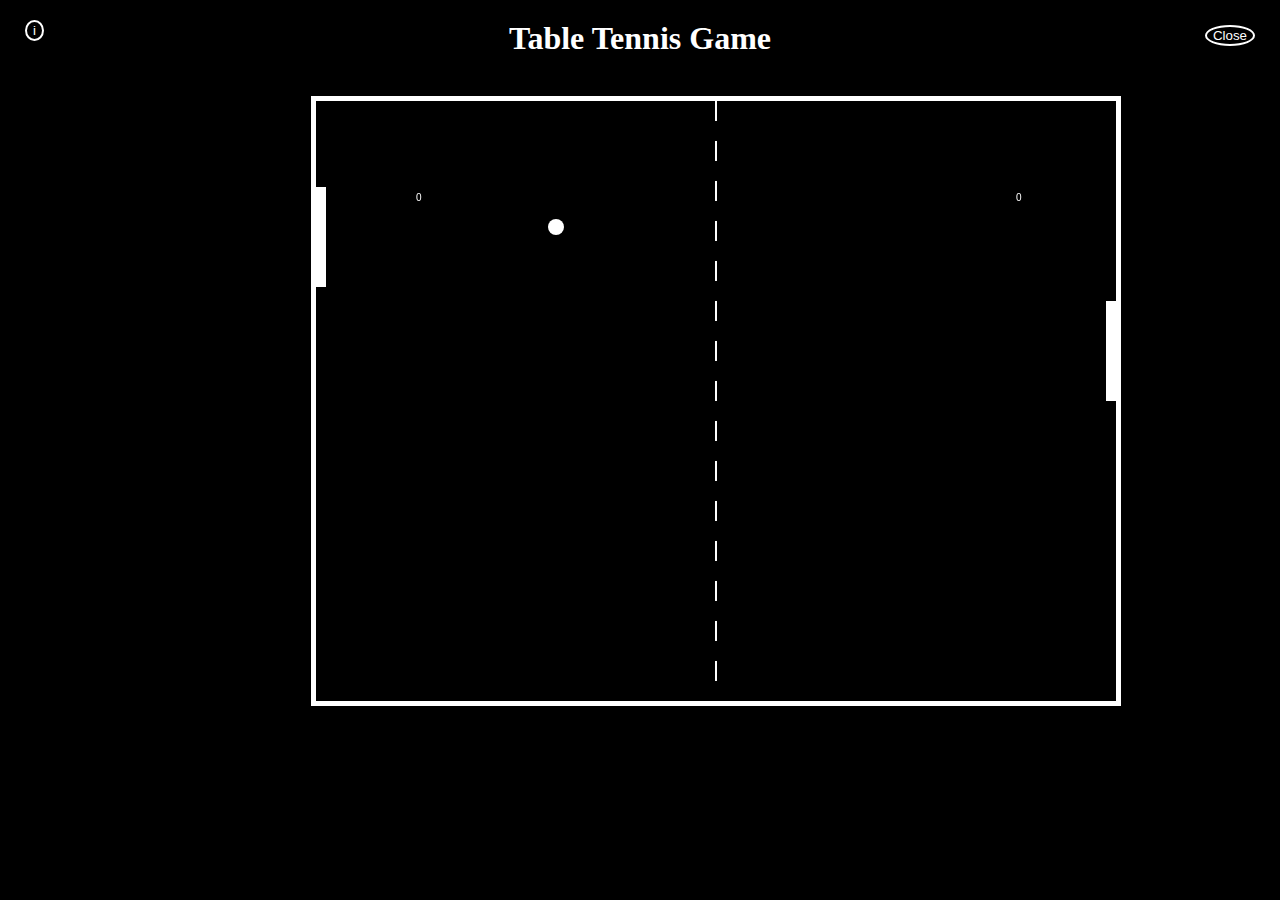
<file: games/TennisGame/TennisGame.html>
<html>
    <head>
        <meta name="viewport" content="width=device-width, initial-scale=1.0">
        <title>Table Tennis Game</title>
    </head>
    <body style="background-color:black">
        <button onClick="showhide()" style="position: absolute; left: 0; margin-left: 25px; border-radius: 50%; background: black; border: 2px solid white; color: white;">i</button>
        <p id="help" style="background: white; position: absolute; left: 0; top: 40px; margin-left: 25px; padding: 15px; display: none;">
            <b> Move cursor to move the bat up and down. <br> First one to reach 10 points Wins! </b>
        </p>
        <h1 align="center" style="color:white; font-family: Arial black; margin-top: 20px;">Table Tennis Game</h1> <br>
        <canvas style="margin-left:24%; margin-top:0%; border: 5px solid white;" id = "gameCanvas" width = "800" height = "600" ></canvas>
        <button type="button" style="position: absolute; right:0; top:0; margin:25px; background: black; border: 2px solid white; color: white; border-radius: 50%;" onclick="javascript:window.close()">Close</button>
        <script>
        var canvas;
        var canvasContext;
        var ballX = 50;
        var ballY = 50;
        var ballSpeedX = 10;
        var ballSpeedY = 4;
        var paddle1Y = 250;   //your paddle
        var paddle2Y = 250;  //computer's paddle
        const PADDLE_HEIGHT = 100;
        const PADDLE_WIDTH = 10;
        var playerScore = 0;
        var computerScore = 0;
        const WINNING_SCORE = 10; //player to reach 10 points first is the winner
        var showingWInScreen = false;
        //This function to show and hide the Help menu.
        function showhide(){
            var xv = document.getElementById("help");
            if (xv.style.display=="none") { xv.style.display = "block"; }
            else { xv.style.display = "none"; }
        }
        //Function for the coordinates of mouse pointer.
        function calculateMousePos(event){
        var rect = canvas.getBoundingClientRect();
        var root = document.documentElement;
        var mouseX = event.clientX - rect.left - root.scrollLeft;
        var mouseY = event.clientY - rect.top - root.scrollTop;
        return {
        x:mouseX,
        y:mouseY
        };
        }
        //This function will check if the game is finished or not if it is than reset everything
        function handleMouseClick(event){
        if(showingWInScreen){
        playerScore = 0;
        computerScore = 0;
        showingWInScreen = false;
        }
        }
        window.onload = function(){
        canvas = document.getElementById('gameCanvas');
        canvasContext = canvas.getContext('2d');
        var framesPerSecond = 30;
        setInterval(function(){
        moveEverything();
        drawEverything();
        }, 1000/framesPerSecond);
        canvas.addEventListener('mousedown', handleMouseClick);
        canvas.addEventListener('mousemove', function(event){//for movement of player paddle with mouse
        var mousePos = calculateMousePos(event);
        paddle1Y = mousePos.y;
        });
        }
        //Function to reset the ball
        function ballReset(){
        if(playerScore >= WINNING_SCORE || computerScore >= WINNING_SCORE){
        showingWInScreen = true;//to reset ball after winning
        }
        ballSpeedX = -ballSpeedX;
        ballX = canvas.width/2;//respawning the ball from the middle
        ballY = canvas.height/2;
        }
        //This function is move the computer (it is basically moving the paddle up  and down in a similar pattern)
        function computerMovement(){
        var paddle2YCenter = paddle2Y + (PADDLE_HEIGHT/2);
        if(paddle2YCenter < ballY-35){
        paddle2Y = paddle2Y + 6;
        }else if (paddle2YCenter > ballY+35){
        paddle2Y = paddle2Y - 6;
        }
        }
        //Function to count score
        function moveEverything(){
        if(showingWInScreen){
        return;
        }
        computerMovement();
        ballX = ballX + ballSpeedX;
        ballY = ballY + ballSpeedY;
        //when player scores
        if(ballX < PADDLE_WIDTH){
        if(ballY > paddle2Y-(PADDLE_HEIGHT/2) && ballY < (paddle2Y+PADDLE_HEIGHT/2)){
        ballSpeedX = -ballSpeedX;
        var deltaY = ballY - (paddle2Y+PADDLE_HEIGHT/2);
        ballSpeedY = deltaY * 0.35;
        }else{
        playerScore++; //INCREMENT SCORE BEFORE RESETTING THE BALL
        ballReset();//to reset ball after scoring a point
        }
        }
        //when computer scores
        if(ballX > canvas.width-PADDLE_WIDTH){
        if(ballY > paddle1Y-(PADDLE_HEIGHT/2) && ballY < (paddle1Y+PADDLE_HEIGHT/2)){
        ballSpeedX = -ballSpeedX;
        var deltaY = ballY - (paddle1Y+PADDLE_HEIGHT/2);
        ballSpeedY = deltaY * 0.35;
        }else{
        computerScore++;
        ballReset();
        }
        }
        if(ballY > canvas.height || ballY < 0){
        ballSpeedY = -ballSpeedY;
        }
        }
        //this function will create the net or the dotted line between the canvas
        function drawNet(){
        for(var i=0 ; i < canvas.height ; i+=40){
        colorRect(canvas.width/2-1,i,2,20,'white');
        }
        }
        //Function to create win screen
        function drawEverything(){
        colorRect(0,0,canvas.width,canvas.height,'black');
        if(showingWInScreen){
        canvasContext.fillStyle = 'white';
        if(playerScore >= WINNING_SCORE){
        canvasContext.fillText("YOU WIN",370,300);
        }else if(computerScore >= WINNING_SCORE){
        canvasContext.fillText("COMPUTER WINS",355,300);
        }
        canvasContext.fillText("CLICK TO CONTINUE",350,350);
        return;
        }
        drawNet();
        colorRect(0,(paddle2Y-(PADDLE_HEIGHT/2)), PADDLE_WIDTH,PADDLE_HEIGHT,'white');
        colorRect((canvas.width-PADDLE_WIDTH),(paddle1Y-(PADDLE_HEIGHT/2)) ,PADDLE_WIDTH,PADDLE_HEIGHT,'white');
        colorCircle(ballX, ballY, 8, 'white');
        canvasContext.fillText(computerScore, 100, 100); canvasContext.fillText(playerScore, canvas.width-100, 100);
        }
        //Function for creating the paddles
        function colorRect(leftX,topY,width,height,drawColor){
        canvasContext.fillStyle = drawColor;//setting  paddle color
        canvasContext.fillRect(leftX,topY,width,height);//to set dimensions of paddles
        }
        //Function for creating ball where parameters are the position ,radius and color of the ball
        function colorCircle(centreX, centreY, radius, drawColor){
        canvasContext.fillStyle = drawColor;
        canvasContext.beginPath();
        canvasContext.arc(centreX, centreY, radius, 0, Math.PI*2, true);//creating a path for ball
        canvasContext.fill();
        }
        </script>
    </body>
</html>
</file>
<file: styles/custom-responsive-styles.css>
/*Extra small devices (portrait phones, less than 576px)*/
@media (max-width: 575px) {
  .content-section {
    padding-top: 70px;
    padding-bottom: 70px;
  }
  .logo i {
    font-size: 40px;
  }
  #Banner .content-wrap h1 {
    font-size: 36px;
  }
  #Banner .content-wrap h3 {
    font-size: 20px;
  }
  .btn-xl {
    padding: 15px 30px;
  }
  .content-section-heading h2 {
    font-size: 30px;
  }
  #Portfolio .portfolio-wrapper .each-portfolio {
    float: none;
    margin: 0 auto 20px;
    width: 100%;
    display: block;
  }
  #customers-testimonials .item {
    margin-bottom: 0;
  }
  #Contact .contact-wrapper {
    border-right: none;
    margin-right: 0;
    padding: 0;
  }
  #Contact .contact-wrapper span {
    font-size: 18px;
  }
  .address-block,
  #Contact .address-block.border-bottom {
    margin-bottom: 40px;
    padding: 0 15px 30px;
  }
  footer.footer .social-link {
    height: 50px;
    width: 50px;
    font-size: 18px;
  }
  .owl-nav {
    display: none !important; 
  }
}
/*Small devices (landscape phones, 576px and up)*/
@media (min-width: 576px) and (max-width: 767px) {
  .logo i {
    font-size: 40px;
  }
  .content-section {
    padding-top: 70px;
    padding-bottom: 70px;
  }
  #Banner .content-wrap h1 {
    font-size: 36px;
  }
  #Banner .content-wrap h3 {
    font-size: 20px;
  }
  .btn-xl {
    padding: 15px 30px;
  }
  .content-section-heading h2 {
    font-size: 30px;
  }
  #Portfolio .portfolio-wrapper .each-portfolio {
    float: none;
    margin: 0 auto 20px;
    width: 100%;
    display: block;
  }
  #customers-testimonials .item {
    margin-bottom: 0;
  }
  #Contact .contact-wrapper {
    border-right: none;
    margin-right: 0;
    padding: 0;
  }
  #Contact .contact-wrapper span {
    font-size: 18px;
  }
  .address-block,
  #Contact .address-block.border-bottom {
    margin-bottom: 40px;
    padding: 0 15px 30px;
  }
  footer.footer .social-link {
    height: 50px;
    width: 50px;
    font-size: 18px;
  }
  .owl-nav {
    display: none !important; 
  }
}
/*Medium devices (tablets, 768px and up)*/
@media (min-width: 768px) and (max-width: 991px) {
  .content-section {
    padding-top: 70px;
    padding-bottom: 70px;
  }
  #Banner .content-wrap h1 {
    font-size: 40px;
  }
  #Banner .content-wrap h3 {
    font-size: 24px;
  }
  .btn-xl {
    padding: 20px 30px;
  }
  .content-section-heading h2 {
    font-size: 30px;
  }
  #Contact .contact-wrapper span {
    font-size: 16px;
  }
  footer.footer .social-link {
    height: 50px;
    width: 50px;
    font-size: 18px;
  }
  .owl-nav {
    display: none !important; 
  }
  #Contact .c-icon {
    margin-right: 10px;
  }
}
/*Large devices (desktops, 992px and up)*/
@media (min-width: 992px) and (max-width: 1199px) {
  .content-section {
    padding-top: 70px;
    padding-bottom: 70px;
  }
  #Banner .content-wrap h1 {
    font-size: 40px;
  }
  #Banner .content-wrap h3 {
    font-size: 24px;
  }
  .btn-xl {
    padding: 20px 30px;
  }
  .content-section-heading h2 {
    font-size: 30px;
  }
  #Contact .contact-wrapper span {
    font-size: 16px;
  }
  footer.footer .social-link {
    height: 50px;
    width: 50px;
    font-size: 18px;
  }
  .owl-nav {
    display: none !important; 
  }
  #Contact .c-icon {
    margin-right: 10px;
  }
}
/*Extra large devices (large desktops, 1200px and up)*/
@media (min-width: 1200px) {}
</file>
<file: games/Quiz/app.css>
:root {
  background-color: #fbd0d0;
  font-size: 62.5%;
}
* {
  box-sizing: border-box;
  font-family: "Times New Roman", Times, serif;
  margin: 0;
  padding: 0;
  color: #333;
}

h1,
h2,
h3,
h4 {
  margin-bottom: 1rem;
}
h1 {
  font-size: 5.4rem;
  color: #fa1919;
  margin-bottom: 5rem;
}
h1 > span {
  font-size: 2.4rem;
  font-weight: 500;
}

h2 {
  font-size: 4.2rem;
  margin-bottom: 4rem;
  font-weight: 700;
}

h3 {
  font-size: 2.8rem;
  font-weight: 500;
}

/*main code*/
.container {
  width: 100vw;
  height: 100vh;
  display: flex;
  align-items: center;
  justify-content: center;
  max-width: 90rem;
  margin: 0 auto;
  padding: 2rem;
}

.container > * {
  width: 100%;
}

.flex-column {
  display: flex;
  flex-direction: column;
}

.flex-center {
  align-items: center;
  justify-content: center;
}

.text-center {
  text-align: center;
}

.hidden {
  display: none;
}
/*Buttons*/

.btn {
  font-size: 2rem;
  padding: 1rem 0;
  width: 20rem;
  text-align: center;
  border: 0.2rem solid #fa1919;
  margin-bottom: 1rem;
  text-decoration: none;
  color: #fa1919;
  background-color: white;
}

.btn:hover {
  cursor: pointer;
  box-shadow: 0 0.4rem 1rem 0 #fa1919;
  transform: translateY(-0.1rem);
  transition: transform 150ms;
}
.btn[disabled]:hover {
  cursor: not-allowed;
  box-shadow: none;
  transform: none;
}
/* FORMS */
form {
  width: 100%;
  display: flex;
  flex-direction: column;
  align-items: center;
}

input {
  margin-bottom: 1rem;
  width: 20rem;
  padding: 1.5rem;
  font-size: 1.8rem;
  border: none;
  box-shadow: 0 0.1rem 1.4rem 0 rgba(86, 185, 235, 0.5);
}

input::placeholder {
  color: #aaa;
}
</file>
<file: games/tetris/css/style.css>
body {
	background-color: #263238;

}
h1,h4 {
	color: #FFFFFF;
	margin: -50px;
	font-family: 'ArcadeClassic';
	src: url('../fonts/ArcadeClassic.ttf') format('truetype');
	font-weight: normal;
	font-style: normal;text-shadow: 2px 2px 5px black;
	text-align: center;

}

h1 {
font-size:50px; }

button {
	border-radius: 50%;
}

img{
	width: 7.5%;
	height: 7.5%;
	padding: 10px;

}
.container {
	float: left;
}
#text {
	width: 20%;
	height: 100%;
}
#tetris {
	width: 60%;
	height: 100%;
}
#keyInfo {
	text-align: left;
	margin-left: 10px;
}
p {
	color: #FFFFFF;
	text-align: center;
	font-family: 'ArcadeClassic';
	src: url('../fonts/ArcadeClassic.ttf') format('truetype');
	font-weight: normal;
	font-style: normal;
}
table {
	width: 300px; /* Table width Original specification is 400px */
	height: 500px; /*Table height Changed to fit on screen */
	margin-left: auto; /* Centered */
	margin-right: auto;
	margin-top: 50px;
	border: 5px solid white;
	/*margin: auto;*/
}
#error {
	position: absolute;
    left: 41%;
	right: 39.5%;
    top: 50%;
	display: none;

}
td {
	width: 10%; /* Cell height */
	height: 5%; /* Cell Width */
	background-color: #455A64; /* Background color */
}

.i {
	background-color: #00BCD4; /* cyan */
}
.o {
	background-color: #FFEB3B; /* yellow */
}
.t {
	background-color: #9C27B0; /* purple */
}
.s {
	background-color: #4CAF50; /* green */
}
.z {
	background-color: #F44336; /* red */
}
.j {
	background-color: #2196F3; /* blue */
}
.l {
	background-color: #FF9800; /* orange */
}
.base {
	background-color: #555555;
}

#keyInfo {
	border: 2px solid white;
	background-color: #455A64;
	padding:5px;
	margin-top:5px;
	margin-bottom:5px;
	margin-left:20px;
	margin-right:20px;
	display: none;
}

button {
	color: white;
	background-color: black;
	border: 2px solid white;
	margin-right: 10px;
}
</file>
<file: games/Quiz/game.css>
.choice-container {
  display: flex;
  background-color: white;
  border: 0.1rem solid #fa1919;
  width: 100%;
  font-size: 2rem;
  border: 0.1rem solid;
  margin-bottom: 1rem;
}
.prefix {
  padding: 1.3rem 2.5rem;
  background-color: #d11414a5;
  color: white;
}
.choice-container:hover {
  cursor: pointer;
  box-shadow: 0 0.4rem 1rem 0 #fa1919;
  transform: translateY(-0.1rem);
  transition: transform 150ms;
}

.suffix {
  padding: 1.3rem;
  width: 100%;
}

.correct {
  background-color: rgb(58, 211, 58);
}

.incorrect {
  background-color: orangered;
}

/*hud*/
#hud {
  display: flex;
  justify-content: space-between;
}

.hud-prefix {
  text-align: center;
  font-size: 2rem;
}

.hud-main-text {
  text-align: center;
}

#progressBar {
  width: 20rem;
  height: 4rem;
  border: 0.3rem solid #d11414a5;
  margin-top: 1.5rem;
}

#progressBarFull {
  height: 3.4rem;
  background-color: #d11414a5;
  width: 0%;
}
</file>
<file: games/Quiz/highscores.css>
#highScoresList {
  list-style: none;
  padding-left: 0;
  margin-bottom: 4rem;
}

.high-score {
  font-size: 2.8rem;
  margin-bottom: 0.5rem;
}

.high-score:hover {
  transform: scale(1.025);
}
</file>
